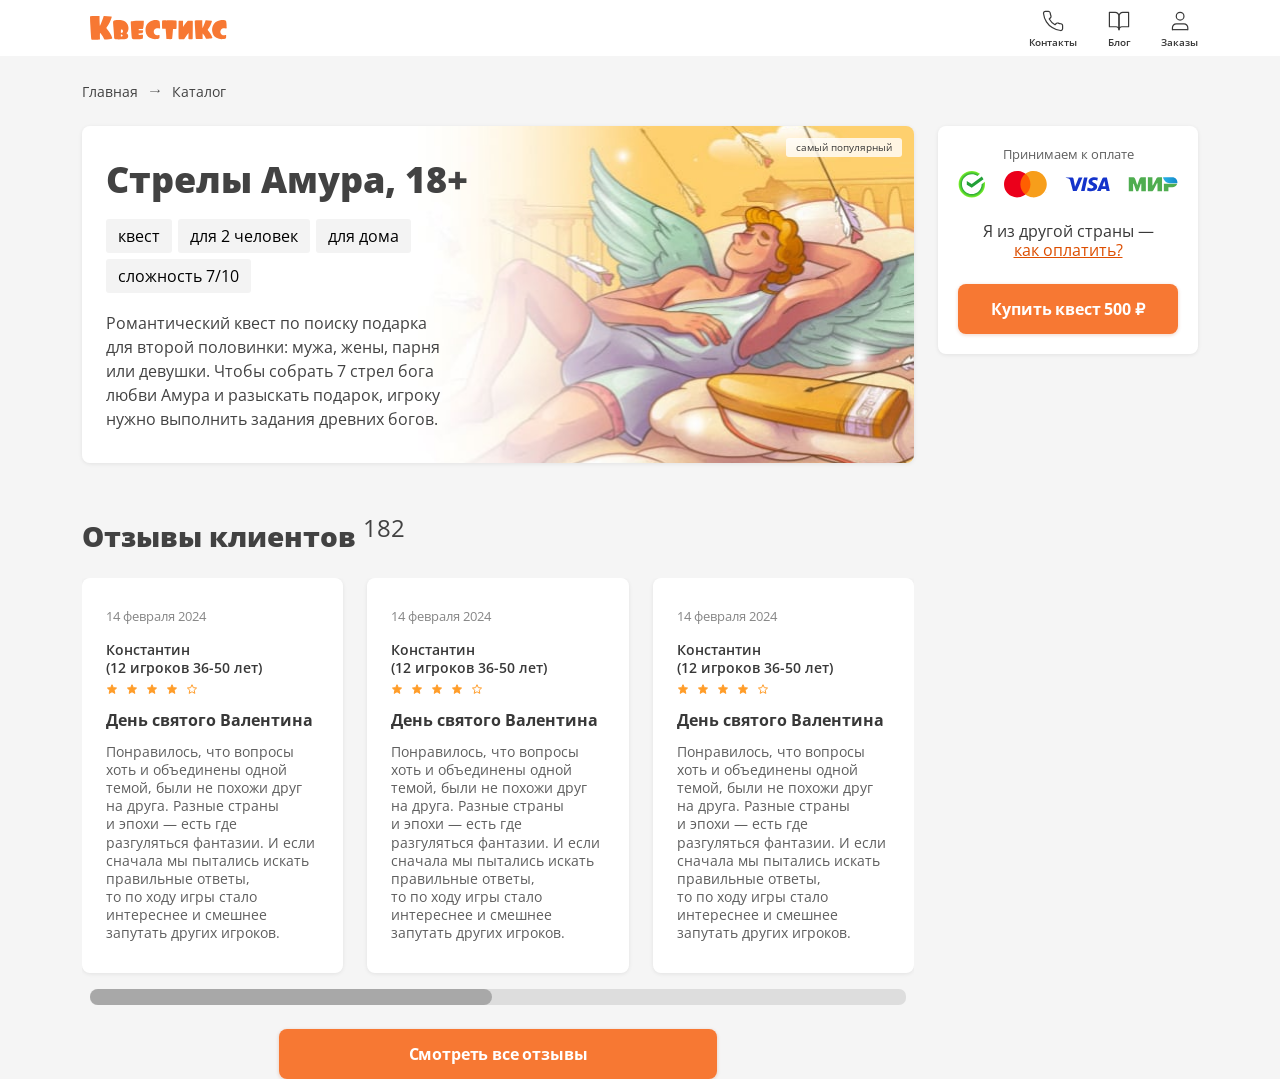
<file: docs/index.html>
<!DOCTYPE html><html lang="en"><head><meta charset="UTF-8"/><meta http-equiv="X-UA-Compatible" content="IE=edge"/><meta name="viewport" content="width=device-width, initial-scale=1.0"/><title>Тестовое задание</title><link rel="stylesheet" href="./css/main.css"/><link rel="icon" type="image/x-icon" href="./img/favicons/favicon.svg"><link rel="apple-touch-icon" sizes="180x180" href="./img/favicons/apple-touch-icon.png"></head><body><header class="header"><div class="container"><div class="header__row"> <button class="mobile-nav-btn"><div class="nav-icon"></div></button> <a href="/" class="logo"><img src="./img/logo/logo.svg" alt="Квестикс"></a><nav class="header__nav nav"><ul class="nav__list"><li> <a href="index.html" class="active"><svg class="icon icon--phone"><use href="./img/svgsprite/sprite.symbol.svg#phone"></use></svg><span>Контакты</span></a></li><li> <a href="index.html"><svg class="icon icon--blog"><use href="./img/svgsprite/sprite.symbol.svg#blog"></use></svg><span>Блог</span></a></li><li> <a href="index.html"><svg class="icon icon--user"><use href="./img/svgsprite/sprite.symbol.svg#user"></use></svg><span>Заказы</span></a></li></ul></nav></div></div></header><div class="mobile-nav"><ul class="mobile-nav__list"><li><a href="index.html">Главная</a></li><li><a href="docs.html">Документация</a></li></ul></div><section class="breadcrumbs"><div class="container"><ul class="breadcrumbs__wrapper"><li class="breadcrumbs__item"> <a href="">Главная</a></li><li class="breadcrumbs__item"> <a href="">Каталог</a></li></ul></div></section><div class="content"><div class="container"><div class="content__grid"><main class="main"><section class="hero"><div class="hero_col"><h1 class="hero__title">Стрелы Амура, 18+</h1><ul class="hero__tags"><li> <span>квест</span></li><li> <span>для 2 человек</span></li><li> <span>для дома</span></li><li> <span>сложность 7/10</span></li></ul><p class="hero__descr">Романтический квест по&#160;поиску подарка для второй половинки: мужа, жены, парня или девушки. Чтобы собрать 7&#160;стрел бога любви Амура и&#160;разыскать подарок, игроку нужно выполнить задания древних богов.</p></div><div class="hero_col"></div> <span class="hero__label">самый популярный</span></section><section class="reviews"><h2 class="reviews__title">Отзывы клиентов <sup>182</sup></h2><div class="reviews__wrapper"><div class="reviews__slider swiper"><div class="swiper-wrapper"><div class="swiper-slide"><div class="reviews__slide"> <time class="reviews__slide--datetime" datetime="2024-02-14">14&#160;февраля 2024</time><div class="reviews_slide--user-info"><div class="reviews_slide--name">Константин <span>(12 игроков 36-50 лет)</span></div><div class="reviews_slide--rating"><svg class="icon icon--star icon--star-active"><use href="./img/svgsprite/sprite.symbol.svg#star"></use></svg><svg class="icon icon--star icon--star-active"><use href="./img/svgsprite/sprite.symbol.svg#star"></use></svg><svg class="icon icon--star icon--star-active"><use href="./img/svgsprite/sprite.symbol.svg#star"></use></svg><svg class="icon icon--star icon--star-active"><use href="./img/svgsprite/sprite.symbol.svg#star"></use></svg><svg class="icon icon--star"><use href="./img/svgsprite/sprite.symbol.svg#star"></use></svg></div></div><div class="reviews_slide--text"><h3 class="reviews_slide--title">День святого Валентина</h3><p class="reviews_slide--descr">Понравилось, что вопросы хоть и&#160;объединены одной темой, были не&#160;похожи друг на&#160;друга. Разные страны и&#160;эпохи&#160;&#8212; есть где разгуляться фантазии. И&#160;если сначала мы&#160;пытались искать правильные ответы, то&#160;по&#160;ходу игры стало интереснее и&#160;смешнее запутать других игроков.</p></div></div></div><div class="swiper-slide"><div class="reviews__slide"> <time class="reviews__slide--datetime" datetime="2024-02-14">14&#160;февраля 2024</time><div class="reviews_slide--user-info"><div class="reviews_slide--name">Константин <span>(12 игроков 36-50 лет)</span></div><div class="reviews_slide--rating"><svg class="icon icon--star icon--star-active"><use href="./img/svgsprite/sprite.symbol.svg#star"></use></svg><svg class="icon icon--star icon--star-active"><use href="./img/svgsprite/sprite.symbol.svg#star"></use></svg><svg class="icon icon--star icon--star-active"><use href="./img/svgsprite/sprite.symbol.svg#star"></use></svg><svg class="icon icon--star icon--star-active"><use href="./img/svgsprite/sprite.symbol.svg#star"></use></svg><svg class="icon icon--star"><use href="./img/svgsprite/sprite.symbol.svg#star"></use></svg></div></div><div class="reviews_slide--text"><h3 class="reviews_slide--title">День святого Валентина</h3><p class="reviews_slide--descr">Понравилось, что вопросы хоть и&#160;объединены одной темой, были не&#160;похожи друг на&#160;друга. Разные страны и&#160;эпохи&#160;&#8212; есть где разгуляться фантазии. И&#160;если сначала мы&#160;пытались искать правильные ответы, то&#160;по&#160;ходу игры стало интереснее и&#160;смешнее запутать других игроков.</p></div></div></div><div class="swiper-slide"><div class="reviews__slide"> <time class="reviews__slide--datetime" datetime="2024-02-14">14&#160;февраля 2024</time><div class="reviews_slide--user-info"><div class="reviews_slide--name">Константин <span>(12 игроков 36-50 лет)</span></div><div class="reviews_slide--rating"><svg class="icon icon--star icon--star-active"><use href="./img/svgsprite/sprite.symbol.svg#star"></use></svg><svg class="icon icon--star icon--star-active"><use href="./img/svgsprite/sprite.symbol.svg#star"></use></svg><svg class="icon icon--star icon--star-active"><use href="./img/svgsprite/sprite.symbol.svg#star"></use></svg><svg class="icon icon--star icon--star-active"><use href="./img/svgsprite/sprite.symbol.svg#star"></use></svg><svg class="icon icon--star"><use href="./img/svgsprite/sprite.symbol.svg#star"></use></svg></div></div><div class="reviews_slide--text"><h3 class="reviews_slide--title">День святого Валентина</h3><p class="reviews_slide--descr">Понравилось, что вопросы хоть и&#160;объединены одной темой, были не&#160;похожи друг на&#160;друга. Разные страны и&#160;эпохи&#160;&#8212; есть где разгуляться фантазии. И&#160;если сначала мы&#160;пытались искать правильные ответы, то&#160;по&#160;ходу игры стало интереснее и&#160;смешнее запутать других игроков.</p></div></div></div><div class="swiper-slide"><div class="reviews__slide"> <time class="reviews__slide--datetime" datetime="2024-02-14">14&#160;февраля 2024</time><div class="reviews_slide--user-info"><div class="reviews_slide--name">Константин <span>(12 игроков 36-50 лет)</span></div><div class="reviews_slide--rating"><svg class="icon icon--star icon--star-active"><use href="./img/svgsprite/sprite.symbol.svg#star"></use></svg><svg class="icon icon--star icon--star-active"><use href="./img/svgsprite/sprite.symbol.svg#star"></use></svg><svg class="icon icon--star icon--star-active"><use href="./img/svgsprite/sprite.symbol.svg#star"></use></svg><svg class="icon icon--star icon--star-active"><use href="./img/svgsprite/sprite.symbol.svg#star"></use></svg><svg class="icon icon--star"><use href="./img/svgsprite/sprite.symbol.svg#star"></use></svg></div></div><div class="reviews_slide--text"><h3 class="reviews_slide--title">День святого Валентина</h3><p class="reviews_slide--descr">Понравилось, что вопросы хоть и&#160;объединены одной темой, были не&#160;похожи друг на&#160;друга. Разные страны и&#160;эпохи&#160;&#8212; есть где разгуляться фантазии. И&#160;если сначала мы&#160;пытались искать правильные ответы, то&#160;по&#160;ходу игры стало интереснее и&#160;смешнее запутать других игроков.</p></div></div></div><div class="swiper-slide"><div class="reviews__slide"> <time class="reviews__slide--datetime" datetime="2024-02-14">14&#160;февраля 2024</time><div class="reviews_slide--user-info"><div class="reviews_slide--name">Константин <span>(12 игроков 36-50 лет)</span></div><div class="reviews_slide--rating"><svg class="icon icon--star icon--star-active"><use href="./img/svgsprite/sprite.symbol.svg#star"></use></svg><svg class="icon icon--star icon--star-active"><use href="./img/svgsprite/sprite.symbol.svg#star"></use></svg><svg class="icon icon--star icon--star-active"><use href="./img/svgsprite/sprite.symbol.svg#star"></use></svg><svg class="icon icon--star icon--star-active"><use href="./img/svgsprite/sprite.symbol.svg#star"></use></svg><svg class="icon icon--star"><use href="./img/svgsprite/sprite.symbol.svg#star"></use></svg></div></div><div class="reviews_slide--text"><h3 class="reviews_slide--title">День святого Валентина</h3><p class="reviews_slide--descr">Понравилось, что вопросы хоть и&#160;объединены одной темой, были не&#160;похожи друг на&#160;друга. Разные страны и&#160;эпохи&#160;&#8212; есть где разгуляться фантазии. И&#160;если сначала мы&#160;пытались искать правильные ответы, то&#160;по&#160;ходу игры стало интереснее и&#160;смешнее запутать других игроков.</p></div></div></div><div class="swiper-slide"><div class="reviews__slide"> <time class="reviews__slide--datetime" datetime="2024-02-14">14&#160;февраля 2024</time><div class="reviews_slide--user-info"><div class="reviews_slide--name">Константин <span>(12 игроков 36-50 лет)</span></div><div class="reviews_slide--rating"><svg class="icon icon--star icon--star-active"><use href="./img/svgsprite/sprite.symbol.svg#star"></use></svg><svg class="icon icon--star icon--star-active"><use href="./img/svgsprite/sprite.symbol.svg#star"></use></svg><svg class="icon icon--star icon--star-active"><use href="./img/svgsprite/sprite.symbol.svg#star"></use></svg><svg class="icon icon--star icon--star-active"><use href="./img/svgsprite/sprite.symbol.svg#star"></use></svg><svg class="icon icon--star"><use href="./img/svgsprite/sprite.symbol.svg#star"></use></svg></div></div><div class="reviews_slide--text"><h3 class="reviews_slide--title">День святого Валентина</h3><p class="reviews_slide--descr">Понравилось, что вопросы хоть и&#160;объединены одной темой, были не&#160;похожи друг на&#160;друга. Разные страны и&#160;эпохи&#160;&#8212; есть где разгуляться фантазии. И&#160;если сначала мы&#160;пытались искать правильные ответы, то&#160;по&#160;ходу игры стало интереснее и&#160;смешнее запутать других игроков.</p></div></div></div></div><div class="swiper-scrollbar"></div></div></div><div class="btn reviews__btn">Смотреть все отзывы</div></section></main><aside class="aside"><div class="aside__wrapper"><div class="aside__cards"><p class="aside__title">Принимаем к&#160;оплате</p><div class="aside__cards-img"> <img src="./img/aside/sber.svg" alt="sber"> <img src="./img/aside/master.svg" alt="master"> <img src="./img/aside/visa.svg" alt="visa"> <img src="./img/aside/mir.svg" alt="mir"></div></div><p class="aside__question">Я&#160;из&#160;другой страны&#160;&#8212; <a href="">как оплатить?</a></p> <button class="btn aside__btn">Купить квест 500 ₽</button></div></aside></div></div></div><script src="./js/index.bundle.js"></script></body></html>
</file>
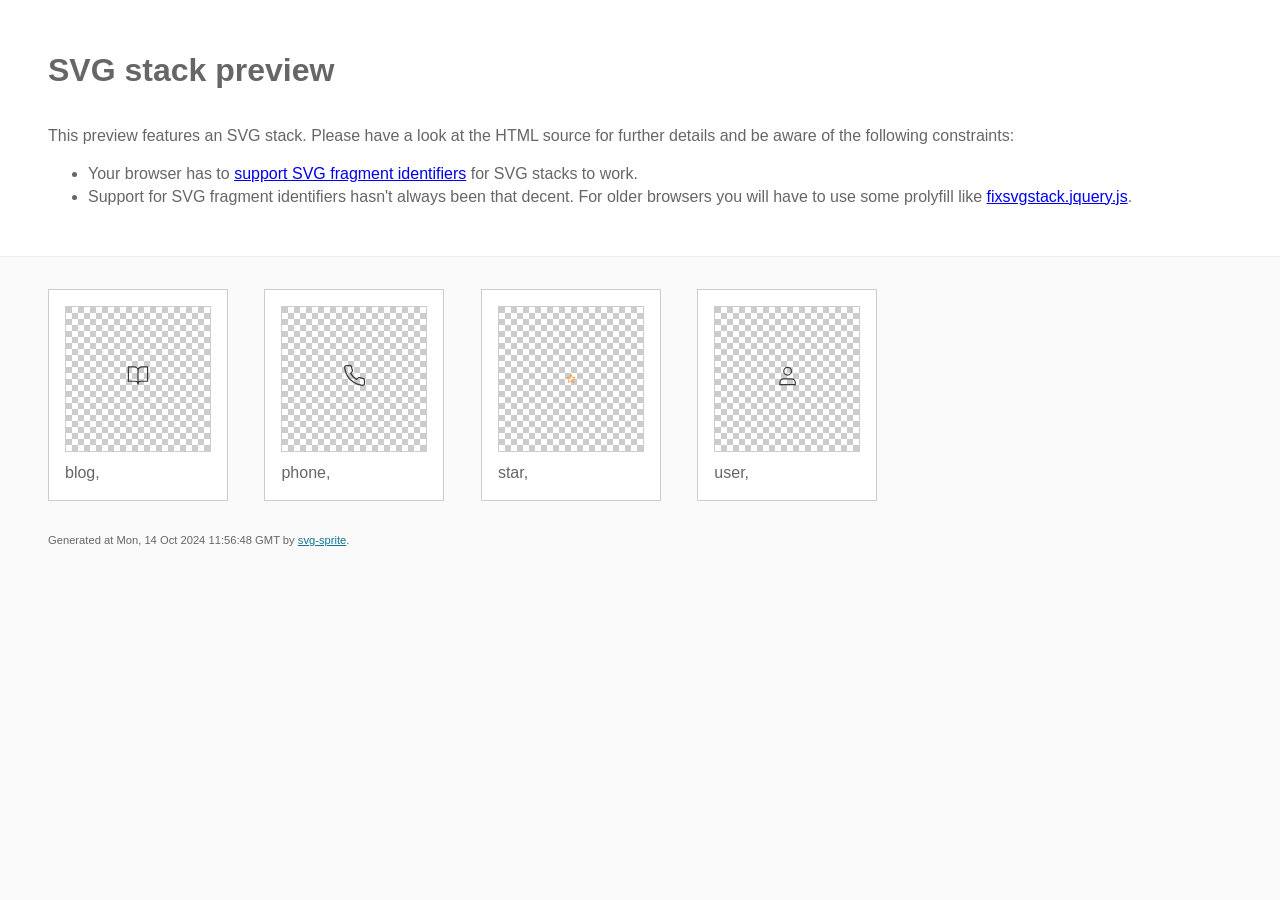
<file: docs/img/svgsprite/stack/sprite.stack.html>
<!doctype html>
<html lang="en">
    <head>
        <meta charset="utf-8">
        <title>SVG stack preview | svg-sprite</title>
        <style>
            body {
                padding: 0;
                margin: 0;
                color: #666;
                background: #fafafa;
                font-family: Arial, Helvetica, sans-serif;
                font-size: 1em;
                line-height: 1.4;
            }

            header {
                display: block;
                padding: 3em 3em 2em;
                background-color: #fff;
            }

            header p {
                margin: 2em 0 0;
            }

            section {
                border-top: 1px solid #eee;
                padding: 2em 3em 0;
            }

            section ul {
                margin: 0;
                padding: 0;
            }

            section li {
                display: inline-block;
                background-color: #fff;
                position: relative;
                margin: 0 2em 2em 0;
                vertical-align: top;
                border: 1px solid #ccc;
                padding: 1em 1em 3em;
                cursor: default;
            }

            .icon-box {
                margin: 0;
                width: 144px;
                height: 144px;
                position: relative;
                background: #ccc url("data:image/svg+xml,%3Csvg xmlns='http://www.w3.org/2000/svg' width='12' height='12'%3E%3Cpath fill='%23fff' d='M6 0h6v6H6zM0 6h6v6H0z'/%3E%3C/svg%3E") top left repeat;
                border: 1px solid #ccc;
                display: table-cell;
                vertical-align: middle;
                text-align: center;
            }

            .icon {
                display: inline-block;
            }

            h1 {
                margin-top: 0;
            }

            h2 {
                margin: 0;
                padding: 0;
                font-size: 1em;
                font-weight: 400;
                white-space: nowrap;
                overflow: hidden;
                text-overflow: ellipsis;
                position: absolute;
                left: 1em;
                right: 1em;
                bottom: 1em;
            }

            footer {
                display: block;
                margin: 0;
                padding: 0 3em 3em;
            }

            footer p {
                margin: 0;
                font-size: .7em;
            }

            footer a {
                color: #0f7595;
                margin-left: 0;
            }
        </style>

<!--
Sprite shape dimensions
====================================================================================================
You will need to set the sprite shape dimensions via CSS when you use them as stack SVGs, otherwise
they would become a huge 100% in size. You may use the following dimension classes for doing so.
They might well be outsourced to an external stylesheet of course.
-->

<style>
 .svg-blog-dims { width: 24px; height: 25px; }
 .svg-phone-dims { width: 25px; height: 25px; }
 .svg-star-dims { width: 12px; height: 11px; }
 .svg-user-dims { width: 25px; height: 24px; }
</style>

<!--
====================================================================================================
-->

    </head>
    <body>
        <header>
            <h1>SVG stack preview</h1>
            <p>This preview features an SVG stack. Please have a look at the HTML source for further details and be aware of the following constraints:</p>
            <ul>
                <li>Your browser has to <a href="https://caniuse.com/svg-fragment" target="_blank" rel="noopener noreferrer">support SVG fragment identifiers</a> for SVG stacks to work.</li>
                <li>Support for SVG fragment identifiers hasn't always been that decent. For older browsers you will have to use some prolyfill like <a href="https://github.com/preciousforever/SVG-Stacker/blob/master/fixsvgstack.jquery.js" target="_blank" rel="noopener noreferrer">fixsvgstack.jquery.js</a>.</li>
            </ul>
        </header>
        <section>

<!--
SVG stack
====================================================================================================
These SVG images make use of fragment identifiers (IDs) to reference certain portions of the
external sprite. By default, all shapes inside the sprite are hidden by CSS. The `:target` pseudo
selector is used to show the very shape that is referenced by the fragment identifier.
-->

            <ul>

             <li title="blog">
                    <div class="icon-box">
                        <img src="svg/sprite.stack.svg#blog" class="svg-blog-dims" alt="blog">
                    </div>
                    <h2>blog, </h2>
                </li>
             <li title="phone">
                    <div class="icon-box">
                        <img src="svg/sprite.stack.svg#phone" class="svg-phone-dims" alt="phone">
                    </div>
                    <h2>phone, </h2>
                </li>
             <li title="star">
                    <div class="icon-box">
                        <img src="svg/sprite.stack.svg#star" class="svg-star-dims" alt="star">
                    </div>
                    <h2>star, </h2>
                </li>
             <li title="user">
                    <div class="icon-box">
                        <img src="svg/sprite.stack.svg#user" class="svg-user-dims" alt="user">
                    </div>
                    <h2>user, </h2>
                </li>
         </ul>

<!--
====================================================================================================
-->

        </section>
        <footer>
            <p>Generated at Mon, 14 Oct 2024 11:56:48 GMT by <a href="https://github.com/svg-sprite/svg-sprite" target="_blank" rel="noopener noreferrer">svg-sprite</a>.</p>
        </footer>
    </body>
</html>
</file>
<file: docs/css/main.css>
@charset "UTF-8";*{padding:0;margin:0;border:0}*,::after,::before{-webkit-box-sizing:border-box;box-sizing:border-box}a,a:hover,a:link,a:visited{text-decoration:none}aside,footer,header,legend,main,nav,section{display:block}h1,h2,h3,h4,h5,h6,p{font-size:inherit;font-weight:inherit}ul,ul li{list-style:none}img{vertical-align:top}img,svg{max-width:100%;height:auto}address{font-style:normal}input,select,textarea{background-color:transparent}button,input,select,textarea{font-family:inherit;font-size:inherit;color:inherit}input::-ms-clear{display:none}button,input[type=submit]{display:inline-block;-webkit-box-shadow:none;box-shadow:none;background-color:transparent;background:0 0;cursor:pointer}button:active,button:focus,input:active,input:focus{outline:0}button::-moz-focus-inner{padding:0;border:0}label{cursor:pointer}:root{--container-width:1140px;--container-padding:12px;--font-main:"OpenSans", sans-serif;--font-accent:"OpenSans", sans-serif;--font-titles:var(--font-accent);--page-bg:#F5F5F5;--text-color:#000;--accent:#ac182c;--link-color:#2578c8;--laptop-size:1140px;--tablet-size:768px;--mobile-size:480px}.dark{--page-bg:#252526;--text-color:#fff}@font-face{font-family:OpenSans;font-display:swap;src:url(../fonts/OpenSans-Bold.woff2) format("woff2"),url(../fonts/OpenSans-Bold.woff) format("woff");font-weight:700;font-style:normal}@font-face{font-family:OpenSans;font-display:swap;src:url(../fonts/OpenSans-ExtraBold.woff2) format("woff2"),url(../fonts/OpenSans-ExtraBold.woff) format("woff");font-weight:800;font-style:normal}@font-face{font-family:OpenSans;font-display:swap;src:url(../fonts/OpenSans-LightItalic.woff2) format("woff2"),url(../fonts/OpenSans-LightItalic.woff) format("woff");font-weight:400;font-style:normal}@font-face{font-family:OpenSans;font-display:swap;src:url(../fonts/OpenSans-Light.woff2) format("woff2"),url(../fonts/OpenSans-Light.woff) format("woff");font-weight:300;font-style:normal}@font-face{font-family:OpenSans;font-display:swap;src:url(../fonts/OpenSans-Medium.woff2) format("woff2"),url(../fonts/OpenSans-Medium.woff) format("woff");font-weight:500;font-style:normal}@font-face{font-family:OpenSans;font-display:swap;src:url(../fonts/OpenSans-Regular.woff2) format("woff2"),url(../fonts/OpenSans-Regular.woff) format("woff");font-weight:400;font-style:normal}@font-face{font-family:OpenSans;font-display:swap;src:url(../fonts/OpenSans-SemiBold.woff2) format("woff2"),url(../fonts/OpenSans-SemiBold.woff) format("woff");font-weight:600;font-style:normal}html{scroll-behavior:smooth}body{background-color:var(--page-bg);color:var(--text-color);font-family:var(--font-main);font-style:normal;text-wrap:balance}.reviews_slide--name span,img{display:block}a{color:var(--link-color)}code,pre.code{background-color:#e9f1f6;padding:.2rem;border-radius:4px}pre.code{overflow-x:auto;padding:1rem}.none{display:none!important}.visually-hidden{position:absolute;width:1px;height:1px;margin:-1px;border:0;padding:0;white-space:nowrap;-webkit-clip-path:inset(100%);clip-path:inset(100%);clip:rect(0 0 0 0);overflow:hidden}.no-scroll{overflow-y:hidden}.text-left{text-align:left}.text-right{text-align:right}.text-center{text-align:center}.d-flex,body,html{display:-webkit-box;display:-ms-flexbox;display:flex}.flex-center{-webkit-box-pack:center;-ms-flex-pack:center;justify-content:center}.content-demo{margin-bottom:5rem;padding:1rem;background-color:#dadada}.container,.container-full{padding:0 var(--container-padding)}.container{margin:0 auto;max-width:var(--container-width);width:100%}.container-full{max-width:100%}.container-left-50,.container-right-50{padding:0 var(--container-padding);max-width:50%}.container-right-50{margin-left:auto}.container-right{padding-left:calc((100% - var(--container-width))/2 + var(--container-padding))}.container-left{padding-right:calc((100% - var(--container-width))/2 + var(--container-padding))}.container-half-left{padding-right:calc((100% - var(--container-width))/2 + var(--container-width)/2);padding-left:calc((100% - var(--container-width))/2 + var(--container-padding))}.container-half-right{padding-left:calc((100% - var(--container-width))/2 + var(--container-width)/2);padding-right:calc((100% - var(--container-width))/2 + var(--container-padding))}body,html{min-height:100vh;-webkit-box-orient:vertical;-webkit-box-direction:normal;-ms-flex-direction:column;flex-direction:column}.footer{margin-top:auto}.aside{position:relative}.aside__wrapper{position:sticky;top:0;padding:20px;border-radius:8px;-webkit-box-shadow:0 1px 4px 0 rgba(0,0,0,.08);box-shadow:0 1px 4px 0 rgba(0,0,0,.08);background:#fff;display:-webkit-box;display:-ms-flexbox;display:flex;-webkit-box-orient:vertical;-webkit-box-direction:normal;-ms-flex-direction:column;flex-direction:column;gap:24px;width:100%;-webkit-box-align:center;-ms-flex-align:center;align-items:center}.aside__title{font-weight:400;font-size:13px;line-height:130%;color:rgba(56,56,56,.8);margin-bottom:8px;text-align:center}.aside__cards-img{display:-webkit-box;display:-ms-flexbox;display:flex;-webkit-box-align:center;-ms-flex-align:center;align-items:center;-webkit-box-pack:center;-ms-flex-pack:center;justify-content:center;gap:18px}.aside__question{font-weight:400;font-size:16px;line-height:120%;text-align:center;color:#383838}.aside__question a{text-decoration:underline;-webkit-text-decoration-skip-ink:none;text-decoration-skip-ink:none;color:#dd4e00}.breadcrumbs{padding:24px 0}.breadcrumbs__wrapper{display:-webkit-box;display:-ms-flexbox;display:flex;gap:34px}.breadcrumbs__item{position:relative}.breadcrumbs__item::before{content:"";background-image:url(./../img/breadcrumbs/arrow.svg);background-position:center center;background-size:contain;background-repeat:no-repeat;display:block;width:14px;height:18px;position:absolute;right:-24px;top:50%;-webkit-transform:translateY(-50%);-ms-transform:translateY(-50%);transform:translateY(-50%)}.breadcrumbs__item a{font-weight:400;font-size:14px;line-height:130%;color:#424242}.breadcrumbs__item:last-child::before{content:"";background:0 0;width:0;height:0;position:absolute;right:0;top:0}.btn{border-radius:8px;width:100%;padding:15px 24px;-webkit-box-shadow:0 1px 3px 1px rgba(188,66,0,.15);box-shadow:0 1px 3px 1px rgba(188,66,0,.15);background:#f77833;font-weight:700;font-size:16px;line-height:125%;letter-spacing:-.01em;color:#fff}.content__grid{display:grid;grid-template-areas:"main aside";grid-template-columns:3fr 1fr;grid-template-rows:auto;gap:24px;width:100%}.main{grid-area:main}.aside{grid-area:aside}.footer{background-color:#272727;padding:50px 0;color:#fff}.footer,.footer h1{font-size:32px}.footer a{color:#fff;text-decoration:underline}.footer__copyright{padding:10px 0;font-size:16px}.header{background-color:#fff;padding:8px 0;position:sticky;top:0;z-index:3333}.header__row{display:-webkit-box;display:-ms-flexbox;display:flex;-webkit-box-pack:justify;-ms-flex-pack:justify;justify-content:space-between;-webkit-box-align:center;-ms-flex-align:center;align-items:center}.header .logo{height:40px}.header .logo img{height:100%;width:auto}.hero{-webkit-box-shadow:0 1px 4px 0 rgba(0,0,0,.08);box-shadow:0 1px 4px 0 rgba(0,0,0,.08);background:url(./../img/hero/hero.jpg) right center/cover no-repeat;height:auto;border-radius:8px;padding:32px 24px;display:grid;grid-template-columns:1fr 1fr;position:relative;margin-bottom:48px}.hero_col:first-child{display:-webkit-box;display:-ms-flexbox;display:flex;-webkit-box-orient:vertical;-webkit-box-direction:normal;-ms-flex-direction:column;flex-direction:column;-webkit-box-pack:justify;-ms-flex-pack:justify;justify-content:space-between;-webkit-box-ordinal-group:1;-ms-flex-order:0;order:0;gap:18px}.hero_col:nth-child(2){-webkit-box-ordinal-group:2;-ms-flex-order:1;order:1}.hero__title{font-weight:800;font-size:36px;line-height:120%;color:#424242;text-wrap:nowrap}.hero__tags{display:-webkit-box;display:-ms-flexbox;display:flex;-ms-flex-wrap:wrap;flex-wrap:wrap;gap:6px}.hero__tags li{border-radius:3px;padding:6px 12px;text-wrap:nowrap;background:rgba(28,28,28,.05)}.hero__tags li a{font-weight:600;font-size:14px;line-height:120%;text-align:center;color:#383838}.hero__descr{font-weight:400;font-size:16px;line-height:150%;color:#424242}.hero__label,.nav__list a span{font-size:10px;line-height:110%;color:#383838}.hero__label{position:absolute;right:12px;top:12px;border-radius:3px;padding:4px 10px;background:rgba(255,255,255,.8);font-weight:400}.icons-wrapper{padding:30px 0;display:-webkit-box;display:-ms-flexbox;display:flex;-webkit-column-gap:30px;-moz-column-gap:30px;column-gap:30px}.icon{fill:transparent;stroke:transparent;width:24px;height:24px}.icon--blog,.icon--phone,.icon--user{stroke:#383838;-webkit-transition:all .3s ease;transition:all .3s ease}.icon--star{stroke:#ff9d29;width:12px;height:12px}.icon--star-active{stroke:#ff9d29;fill:#ff9d29}.logo{font-size:32px}.mobile-nav{position:fixed;top:44px;left:-100%;width:100%;height:calc(100% - 44px);z-index:99;display:-webkit-box;display:-ms-flexbox;display:flex;-webkit-box-orient:vertical;-webkit-box-direction:normal;-ms-flex-direction:column;flex-direction:column;-webkit-box-align:center;-ms-flex-align:center;align-items:center;-webkit-box-pack:center;-ms-flex-pack:center;justify-content:center;padding-top:40px;padding-bottom:40px;background:#fff;-webkit-transition:all .2s ease-in;transition:all .2s ease-in}.mobile-nav--open{left:0}.mobile-nav a{color:#424242}.mobile-nav-btn,.mobile-nav__list{-webkit-box-align:center;-ms-flex-align:center;align-items:center}.mobile-nav__list{display:-webkit-box;display:-ms-flexbox;display:flex;-webkit-box-orient:vertical;-webkit-box-direction:normal;-ms-flex-direction:column;flex-direction:column;row-gap:20px;font-size:28px}.mobile-nav__list .active{opacity:.5}.mobile-nav-btn{--time:0.1s;--width:18px;--height:24px;--line-height:2px;--spacing:3px;--color:#737373;--radius:0px;height:calc(var(--line-height)*3 + var(--spacing)*2);width:var(--width);display:none;-webkit-box-pack:center;-ms-flex-pack:center;justify-content:center}.nav-icon,.nav-icon::after,.nav-icon::before{position:relative;width:var(--width);height:var(--line-height);background-color:var(--color);border-radius:var(--radius)}.nav-icon::after,.nav-icon::before{content:"";display:block;position:absolute;left:0;-webkit-transition:top var(--time) linear var(--time),-webkit-transform var(--time) ease-in;transition:transform var(--time) ease-in,top var(--time) linear var(--time);transition:transform var(--time) ease-in,top var(--time) linear var(--time),-webkit-transform var(--time) ease-in}.nav-icon::before{top:calc(-1*(var(--line-height) + var(--spacing)))}.nav-icon::after{top:calc(var(--line-height) + var(--spacing))}.nav-icon.nav-icon--active{background-color:transparent}.nav-icon.nav-icon--active::after,.nav-icon.nav-icon--active::before{top:0;-webkit-transition:top var(--time) linear,-webkit-transform var(--time) ease-in var(--time);transition:top var(--time) linear,transform var(--time) ease-in var(--time);transition:top var(--time) linear,transform var(--time) ease-in var(--time),-webkit-transform var(--time) ease-in var(--time)}.nav-icon.nav-icon--active::before{-webkit-transform:rotate(45deg);-ms-transform:rotate(45deg);transform:rotate(45deg)}.nav-icon.nav-icon--active::after{-webkit-transform:rotate(-45deg);-ms-transform:rotate(-45deg);transform:rotate(-45deg)}.mobile-nav-btn{z-index:999}.nav{font-size:18px}.nav__list,.nav__list a,.reviews{display:-webkit-box;display:-ms-flexbox;display:flex}.nav__list{-webkit-column-gap:30px;-moz-column-gap:30px;column-gap:30px}.nav__list a,.reviews{-webkit-box-orient:vertical;-webkit-box-direction:normal;-ms-flex-direction:column;flex-direction:column}.nav__list a{gap:4px;-webkit-box-align:center;-ms-flex-align:center;align-items:center}.nav__list a span{font-weight:600;text-align:center}.nav__list a:hover svg{stroke:#f77833}.reviews{gap:24px}.reviews__title{font-weight:800;font-size:28px;line-height:120%;color:#424242;width:100%;text-align:left}.reviews__title sup{font-weight:400;font-size:24px}.reviews__wrapper{position:relative}.reviews__slider{width:832px}.reviews__slider.swiper{padding-bottom:32px}.reviews__slider .swiper-horizontal>.swiper-scrollbar,.reviews__slider .swiper-scrollbar.swiper-scrollbar-horizontal{bottom:0;height:16px}.reviews__slider .swiper-scrollbar{border-radius:7px;background:#ddd}.reviews__slider .swiper-scrollbar-drag{background:#a8a8a8}.reviews__slide{border-radius:8px;padding:30px 24px;width:100%;-webkit-box-shadow:0 1px 4px 0 rgba(0,0,0,.08);box-shadow:0 1px 4px 0 rgba(0,0,0,.08);background:#fff;display:-webkit-box;display:-ms-flexbox;display:flex;-webkit-box-orient:vertical;-webkit-box-direction:normal;-ms-flex-direction:column;flex-direction:column;gap:16px}.reviews__slide--datetime{font-weight:400;font-size:13px;line-height:130%;color:#868686}.reviews_slide--user-info{display:-webkit-box;display:-ms-flexbox;display:flex;-webkit-box-orient:vertical;-webkit-box-direction:normal;-ms-flex-direction:column;flex-direction:column;gap:6px}.reviews_slide--name{font-weight:600;font-size:14px;line-height:130%;color:#383838}.reviews_slide--rating,.reviews_slide--text{display:-webkit-box;display:-ms-flexbox;display:flex}.reviews_slide--rating{gap:8px;-webkit-box-align:center;-ms-flex-align:center;align-items:center}.reviews_slide--rating img{width:12px;height:12px}.reviews_slide--text{-webkit-box-orient:vertical;-webkit-box-direction:normal;-ms-flex-direction:column;flex-direction:column;gap:12px}.reviews_slide--title{font-weight:700;font-size:16px;line-height:120%;color:#383838}.reviews_slide--descr{font-weight:400;font-size:14px;line-height:130%;color:#5e5e5e}.reviews__btn{width:438px;text-align:center;margin:0 auto}.title-1,.title-2,.title-3,.title-4{margin:1em 0 .5em;font-size:38px;font-weight:700;font-family:var(--font-titles)}.title-2,.title-3,.title-4{font-size:32px}.title-3,.title-4{font-size:26px}.title-4{font-size:18px}@media (max-width:1200px){.footer{font-size:26px}}@media (max-width:1160px){.content__grid{grid-template-areas:"main" "aside";grid-template-columns:1fr;grid-template-rows:auto auto}.aside{position:fixed;bottom:0;left:0;width:100%;z-index:100}.reviews__slider{width:calc(100vw - 30px);overflow:hidden}}@media (max-width:992px){.aside__wrapper{top:auto;bottom:0;-webkit-box-shadow:none;box-shadow:none;border-radius:0;padding:10px}.aside__cards,.aside__cards-img,.aside__question,.aside__title{display:none}.aside__btn{max-width:100%}}@media (max-width:768px){.container-right{padding-left:var(--container-padding)}.container-left{padding-right:var(--container-padding)}.container-half-left{padding-left:var(--container-padding)}.container-half-right{padding-right:var(--container-padding)}.header .logo{height:18px}.header{padding-top:10px;padding-bottom:10px}.nav__list li:nth-child(1),.nav__list li:nth-child(2),.nav__list li:nth-child(3)>a>span{display:none}.hero{padding:24px;grid-template-columns:2fr 1fr}.hero__title{font-size:28px}.mobile-nav-btn{display:-webkit-box;display:-ms-flexbox;display:flex}}@media (max-width:576px){.container-left-50,.container-right-50{max-width:100%}.container-half-left,.container-half-right{padding:0 var(--container-padding)}.breadcrumbs{display:none}.content .container{padding:0}.hero{padding:24px 12px;grid-template-columns:1fr;grid-template-rows:auto auto;border-radius:0;background:url(./../img/hero/hero_mobile.jpg) right center/cover no-repeat}.hero_col:first-child{-webkit-box-ordinal-group:2;-ms-flex-order:1;order:1}.hero_col:nth-child(2){-webkit-box-ordinal-group:1;-ms-flex-order:0;order:0;height:300px}.hero__title{text-align:center}.hero__tags{-webkit-box-pack:center;-ms-flex-pack:center;justify-content:center}.hero__descr{text-align:center}.hero__label{display:none}.reviews__title{padding-left:15px}.reviews__btn{width:calc(100% - 30px)}}
/*# sourceMappingURL=[data-uri] */
</file>
